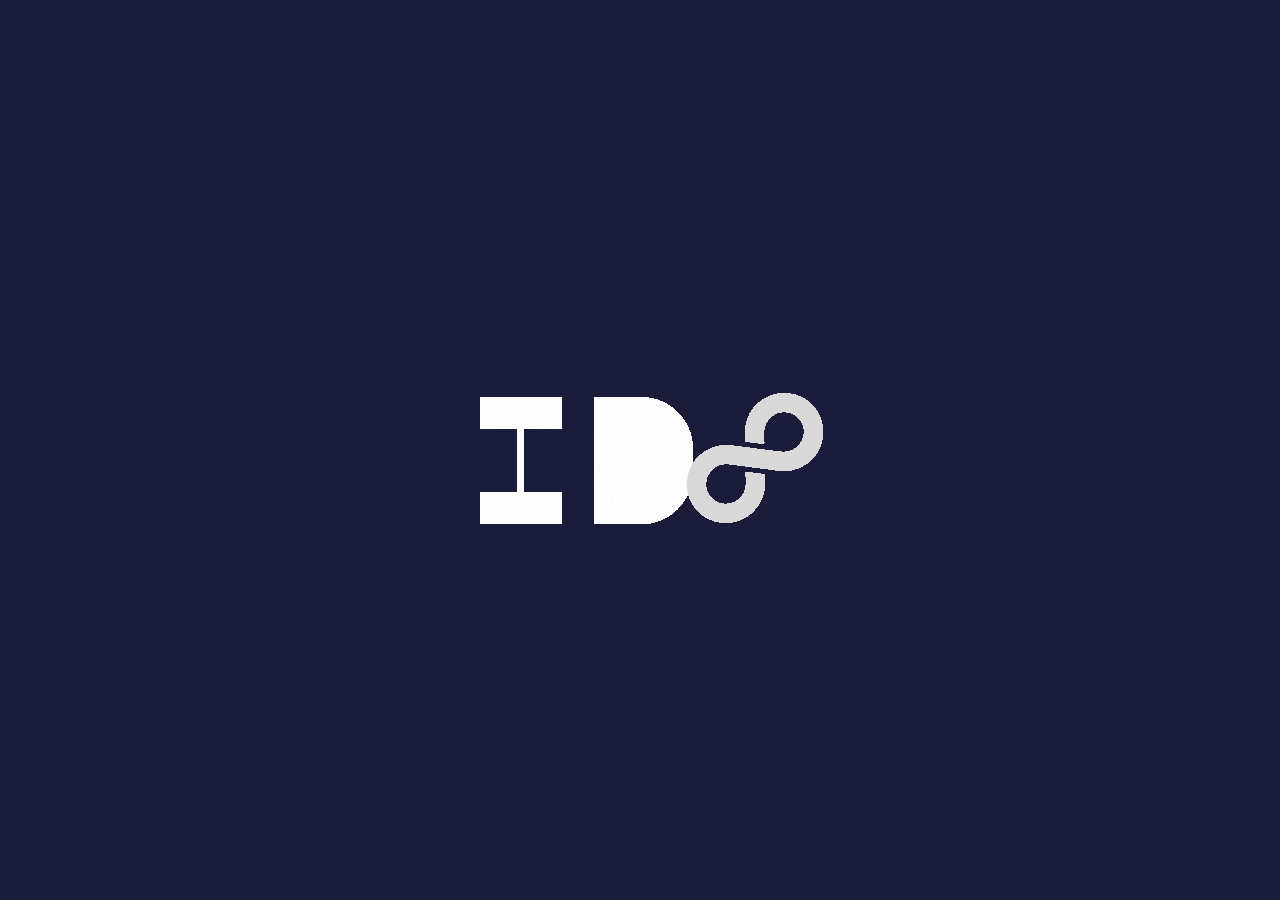
<file: index.html>
<!DOCTYPE html>
<html lang="en">
<head>
  <meta charset="UTF-8">
  <title>Index Page</title>
  <link rel="stylesheet" href="css/style.css">
</head>
<body id="grad">
  <div class="gif-screen" id="gifScreen">
    <img id="introGif" src="gif/Connect.gif" alt="Connect Animation">
  </div>
  
  <script>
    window.addEventListener('load', function() {
      setTimeout(function(){
         window.location.href = "home.html";
      }, 1000); 
    });
  </script>
</body>
</html>
</file>
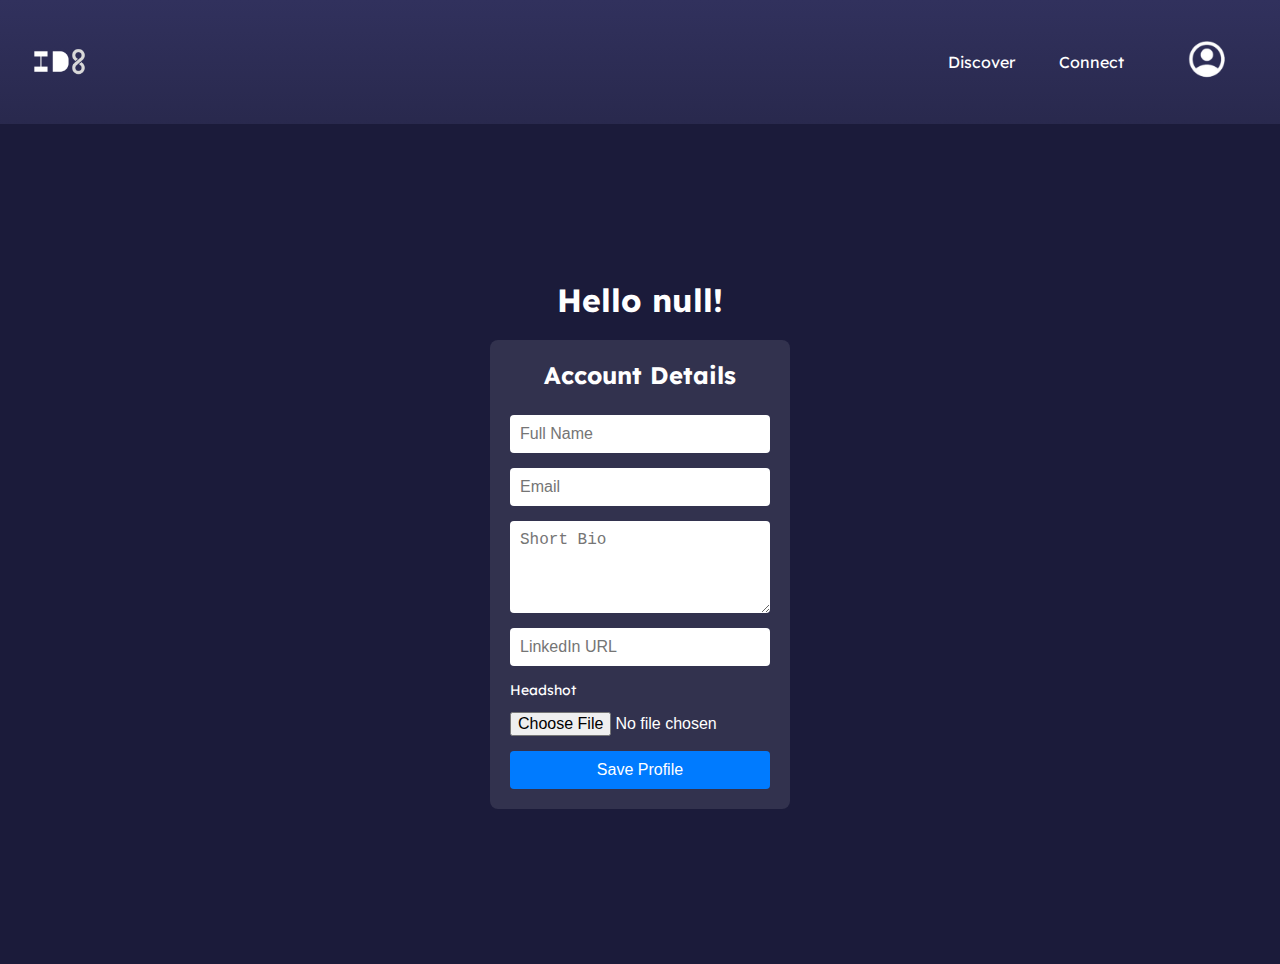
<file: account-details.html>
<!DOCTYPE html>
<html lang="en">
<head>
  <meta charset="UTF-8">
  <title>Account Details</title>
  <script src="js/script.js"></script>
  <link rel="preconnect" href="https://fonts.googleapis.com">
<link rel="preconnect" href="https://fonts.gstatic.com" crossorigin>
<link href="https://fonts.googleapis.com/css2?family=Lexend:wght@100..900&display=swap" rel="stylesheet">
  <link rel="stylesheet" href="css/style.css">
</head>
<body id="grad">
  <!-- nav bar -->
  <nav class="navbar">
    <a href="index.html"><img src="img/Connect.png" alt="Connect" class="logo"></a>
    <div class="nav-links">
      <a href="discover.html">Discover</a>
      <a href="connect.html">Connect</a>
      <a href="account-details.html"><img src="img/Profile.png" alt="Profile" class="logo"></a>
    </div>
  </nav>

  <!-- account details screen -->
  <div class="account-details-screen">
    <h1 id="welcome">Hello</h1>
    <form class="account-form">
      <h2>Account Details</h2>
      <input type="text" placeholder="Full Name" required>
      <input type="email" placeholder="Email" required>
      <textarea rows="4" placeholder="Short Bio"></textarea>
      <input type="url" placeholder="LinkedIn URL">
      <!-- Headshot label above the file input -->
      <div class="section-label">Headshot</div>
      <input type="file" accept="image/*">
      <button type="submit" onclick="submitDetails(event)">Save Profile</button>
    </form>
  </div>

  <script>
    function submitDetails(e) {
      e.preventDefault();
      window.location.href = "discover.html";
    }
  </script>
</body>
</html>
</file>
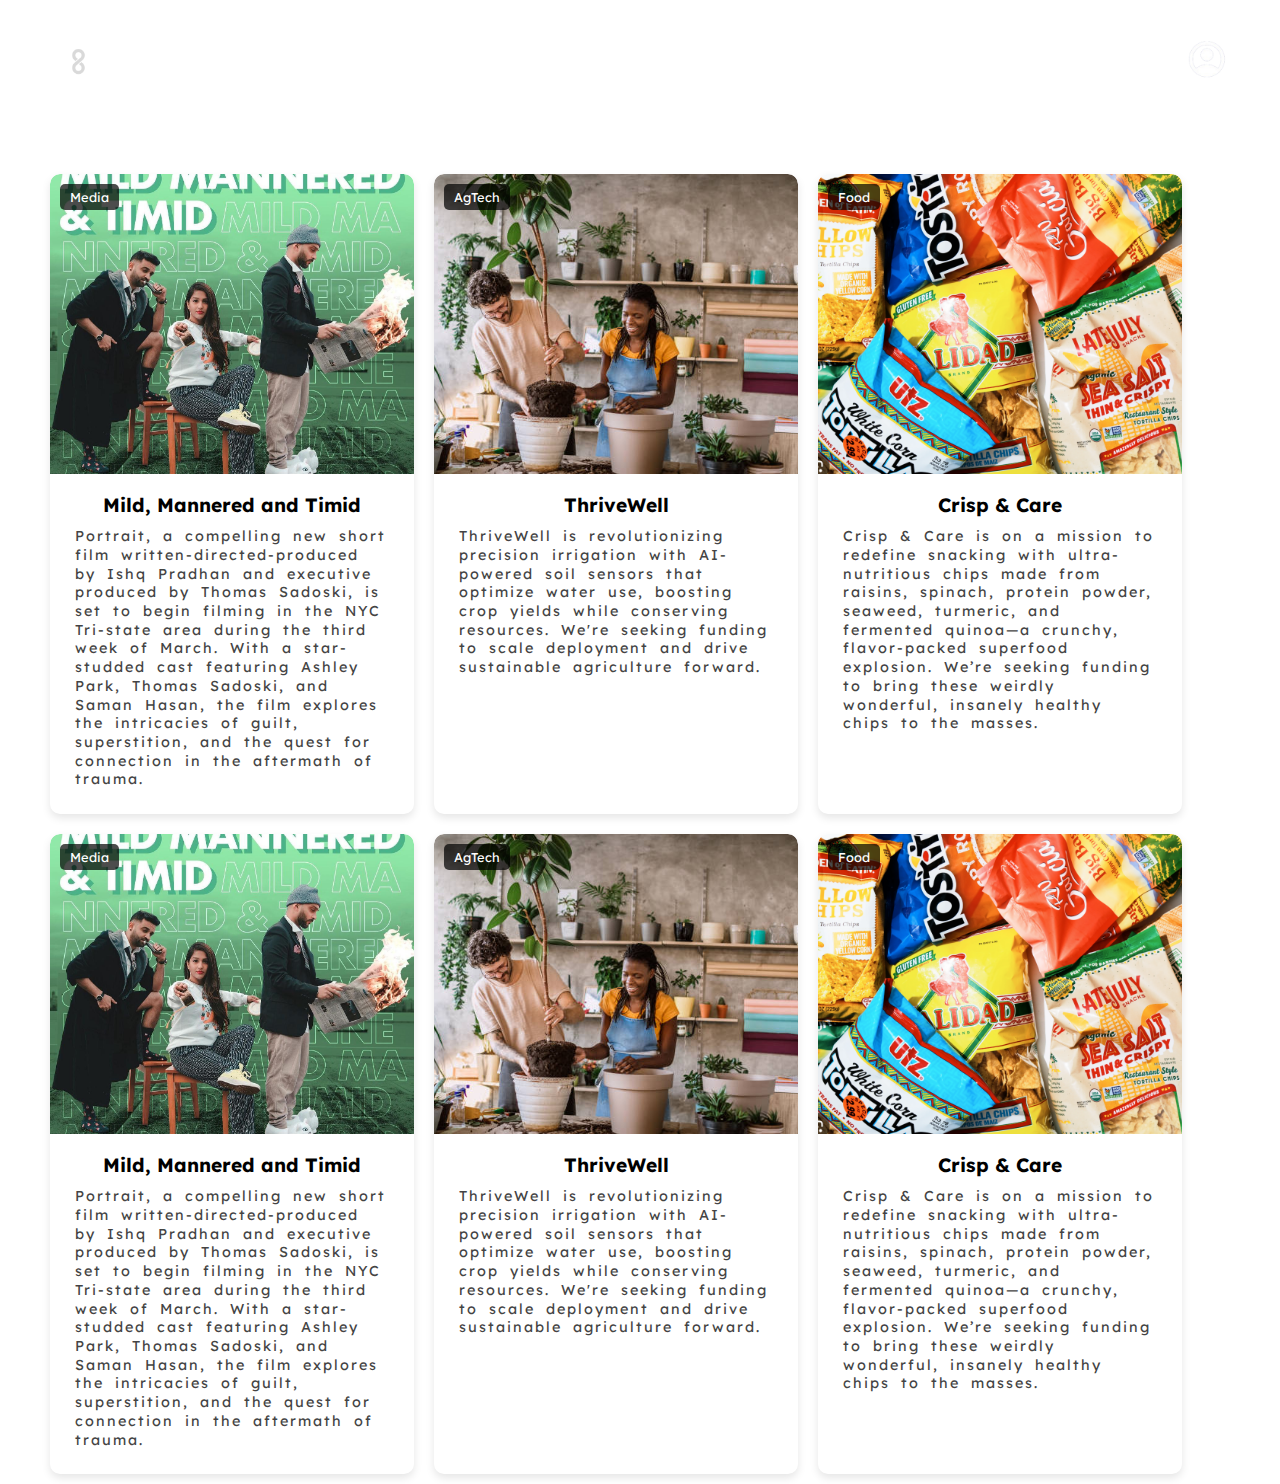
<file: business.html>
<!DOCTYPE html>
<html lang="en">
<head>
  <meta charset="UTF-8">
  <title>Business Page</title>
  <link rel="preconnect" href="https://fonts.googleapis.com">
<link rel="preconnect" href="https://fonts.gstatic.com" crossorigin>
<link href="https://fonts.googleapis.com/css2?family=Lexend:wght@100..900&display=swap" rel="stylesheet">
  <link rel="stylesheet" href="css/style.css">
</head>
<body>
  <!-- Navigation Bar -->
  <nav class="navbar">
    <a href="index.html"><img src="img/Connect.png" alt="Connect" class="logo"></a>
    <div class="nav-links">
      <a class = font href="business.html">Discover</a>
      <a href="connect.html">Connect</a>
      <a href="account.html"><img src="img/Profile.png" alt="Profile" class="logo"></a>
    </div>
  </nav>
  <div class="grid">
    <div onclick="window.location.href='mmt.html'" class="tile">
        <span class="industry">Media</span>
        <img src="img/podcast.jpg" alt="Picture of MMT">
        <div class="content">
            <div class="business-name">Mild, Mannered and Timid</div>
            <div class="mission">Portrait, a compelling new short film written-directed-produced by Ishq Pradhan and
              executive produced by Thomas Sadoski, is set to begin filming in the NYC Tri-state area
              during the third week of March. With a star-studded cast featuring Ashley Park, Thomas
              Sadoski, and Saman Hasan, the film explores the intricacies of guilt, superstition, and the
              quest for connection in the aftermath of trauma.</div>
        </div>
    </div>
    <div class="tile">
        <span class="industry">AgTech</span>
        <img src="img/vitalbloom.jpg" alt="People farming in pots">
        <div class="content">
            <div class="business-name">ThriveWell</div>
            <div class="mission">ThriveWell is revolutionizing precision irrigation with AI-powered soil sensors that optimize water use, boosting crop yields while conserving resources. We're seeking funding to scale deployment and drive sustainable agriculture forward.</div>
        </div>
    </div>
    <div class="tile">
        <span class="industry">Food</span>
        <img src="img/crispandcare.png" alt="Food Business">
        <div class="content">
            <div class="business-name">Crisp & Care</div>
            <div class="mission">Crisp & Care is on a mission to redefine snacking with ultra-nutritious chips made from raisins, spinach, protein powder, seaweed, turmeric, and fermented quinoa—a crunchy, flavor-packed superfood explosion. We’re seeking funding to bring these weirdly wonderful, insanely healthy chips to the masses.</div>
        </div>
    </div>
    <div class="tile">
      <span class="industry">Media</span>
      <img src="img/podcast.jpg" alt="Picture of MMT">
      <div class="content">
          <div class="business-name">Mild, Mannered and Timid</div>
          <div class="mission">Portrait, a compelling new short film written-directed-produced by Ishq Pradhan and
            executive produced by Thomas Sadoski, is set to begin filming in the NYC Tri-state area
            during the third week of March. With a star-studded cast featuring Ashley Park, Thomas
            Sadoski, and Saman Hasan, the film explores the intricacies of guilt, superstition, and the
            quest for connection in the aftermath of trauma.</div>
      </div>
  </div>
  <div class="tile">
      <span class="industry">AgTech</span>
      <img src="img/vitalbloom.jpg" alt="People farming in pots">
      <div class="content">
          <div class="business-name">ThriveWell</div>
          <div class="mission">ThriveWell is revolutionizing precision irrigation with AI-powered soil sensors that optimize water use, boosting crop yields while conserving resources. We're seeking funding to scale deployment and drive sustainable agriculture forward.</div>
      </div>
  </div>
  <div class="tile">
      <span class="industry">Food</span>
      <img src="img/crispandcare.png" alt="Food Business">
      <div class="content">
          <div class="business-name">Crisp & Care</div>
          <div class="mission">Crisp & Care is on a mission to redefine snacking with ultra-nutritious chips made from raisins, spinach, protein powder, seaweed, turmeric, and fermented quinoa—a crunchy, flavor-packed superfood explosion. We’re seeking funding to bring these weirdly wonderful, insanely healthy chips to the masses.</div>
      </div>
  </div>
</div>
</body>
</html>
</file>
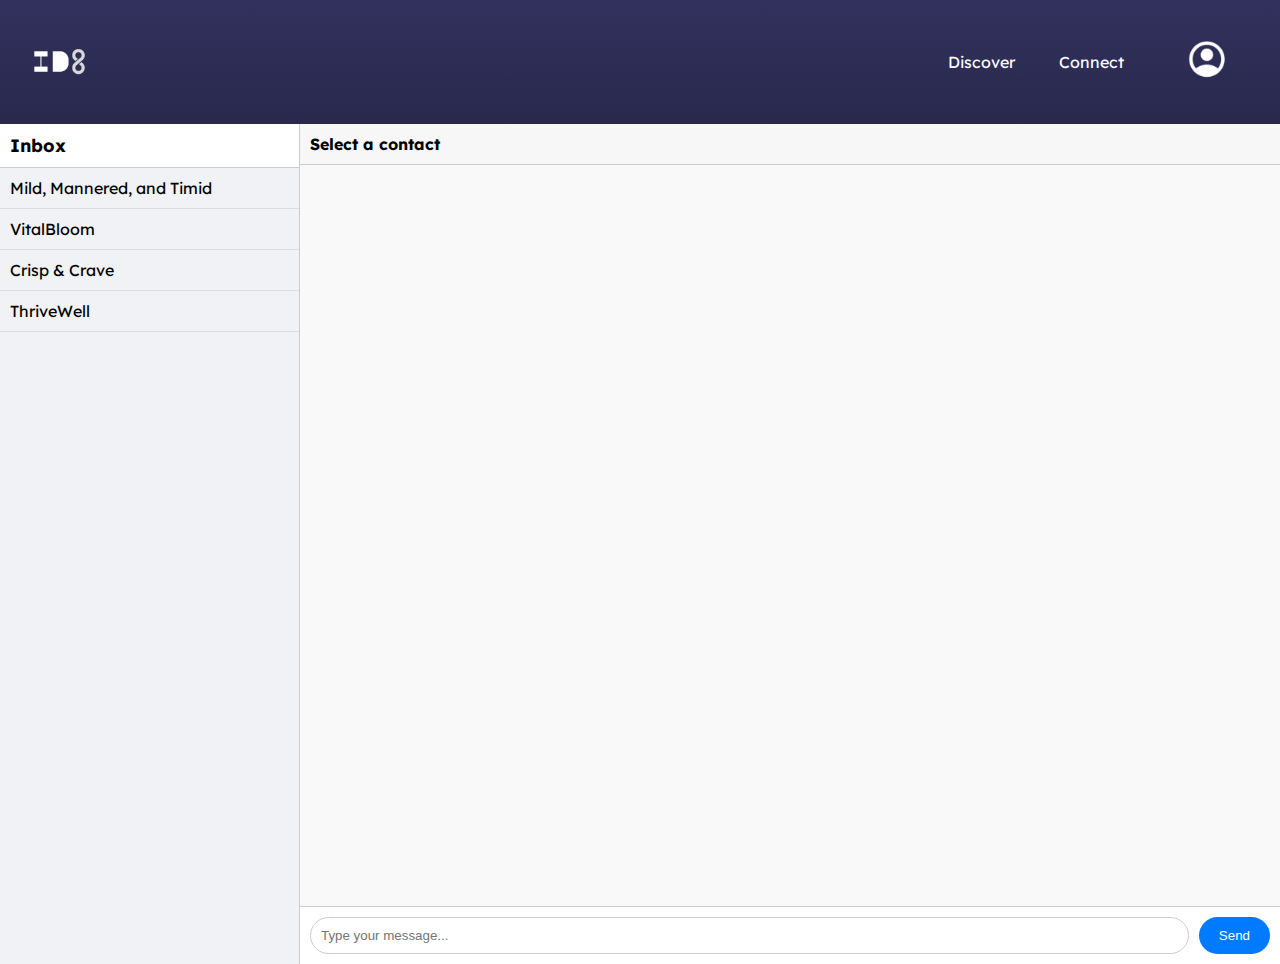
<file: connect.html>
<!DOCTYPE html>
<html lang="en">
<head>
  <meta charset="UTF-8">
  <title>Connect Page</title>
  <link rel="preconnect" href="https://fonts.googleapis.com">
<link rel="preconnect" href="https://fonts.gstatic.com" crossorigin>
<link href="https://fonts.googleapis.com/css2?family=Lexend:wght@100..900&display=swap" rel="stylesheet">
  <link rel="stylesheet" href="css/style.css">
</head>
<body id="grad">
  <!-- nav bar -->
  <nav class="navbar">
    <a href="index.html"><img src="img/Connect.png" alt="Connect" class="logo"></a>
    <div class="nav-links">
      <a href="discover.html">Discover</a>
      <a href="connect.html">Connect</a>
      <a href="account-details.html"><img src="img/Profile.png" alt="Profile" class="logo"></a>
    </div>
  </nav>

<div class="messaging-container">
  <div class="contacts-list">
    <h3>Inbox</h3>
    <div class="contact-item">Mild, Mannered, and Timid</div>
      <div class="contact-item">VitalBloom</div>
      <div class="contact-item">Crisp & Crave</div>
      <div class="contact-item">ThriveWell</div>
  </div>

  <div class="conversation-area">
    <div class="conversation-header">
      Select a contact
    </div>
    <div class="messages">
    </div>
    <div class="message-input-container">
      <input type="text" class="message-input" placeholder="Type your message...">
      <button class="send-button">Send</button>
    </div>
  </div>
</div>

<script>
  document.querySelectorAll('.contact-item').forEach(contact => {
    contact.addEventListener('click', function() {
      const contactName = this.textContent.trim();
      document.querySelector('.conversation-header').textContent = contactName;
      const messagesContainer = document.querySelector('.messages');
      messagesContainer.innerHTML = "";

      if (contactName === "VitalBloom") {
        const msg1 = document.createElement('div');
        msg1.className = 'message received';
        msg1.textContent = "Hey Lily, I'm John Doe! I came across VitalBloom and love what you're doing in the wellness space. Your approach to holistic health seems really innovative. I'd love to learn more about your journey and where you see the company headed. Let me know if you'd be open to a quick chat!";
        messagesContainer.appendChild(msg1);

        const msg2 = document.createElement('div');
        msg2.className = 'message sent';
        msg2.textContent = "Hey John Doe, thanks for reaching out! I’d be happy to connect and share more about VitalBloom. We’ve been growing steadily, focusing on healthy drinks, and expanding our reach in the younger demographic. Would love to hear more about your interest in the wellness space and how you approach investments. Let’s set up a time to chat—are you free for a quick call this week?";
        messagesContainer.appendChild(msg2);
      } else if (contactName === "Crisp & Crave") {
        const msg1 = document.createElement('div');
        msg1.className = 'message received';
        msg1.textContent = "Hey Bobby! I came across Crisp & Crave and was really impressed by what you're building in the snack industry. The market for healthier, innovative chips is booming, and your brand seems to be hitting the sweet spot between taste and nutrition. I’d love to learn more about your journey, what sets Crisp & Crave apart, and where you see the brand headed. If you're open to it, I'd love to set up a quick call to chat! Let me know what works for you. Looking forward to connecting!";
        messagesContainer.appendChild(msg1);
      } else if (contactName === "ThriveWell") {
        const msg1 = document.createElement('div');
        msg1.className = 'message received';
        msg1.textContent = "Hey Sam, I came across ThriveWell and love what you're doing in the gardening and wellness space. With the growing interest in sustainable living and home gardening, your brand seems to be tapping into an exciting and rapidly expanding market. I’d love to hear more about your journey, how ThriveWell is differentiating itself, and what’s next for the company. If you’re open to it, I’d love to set up a quick call to learn more. Let me know what works for you!";

        messagesContainer.appendChild(msg1);
      } else {
          const defaultMsg = document.createElement('div');
          defaultMsg.className = 'message received';
          defaultMsg.textContent = "No conversation available yet.";
          messagesContainer.appendChild(defaultMsg);
        }
    });
  });
</script>
</body>
</html>
</file>
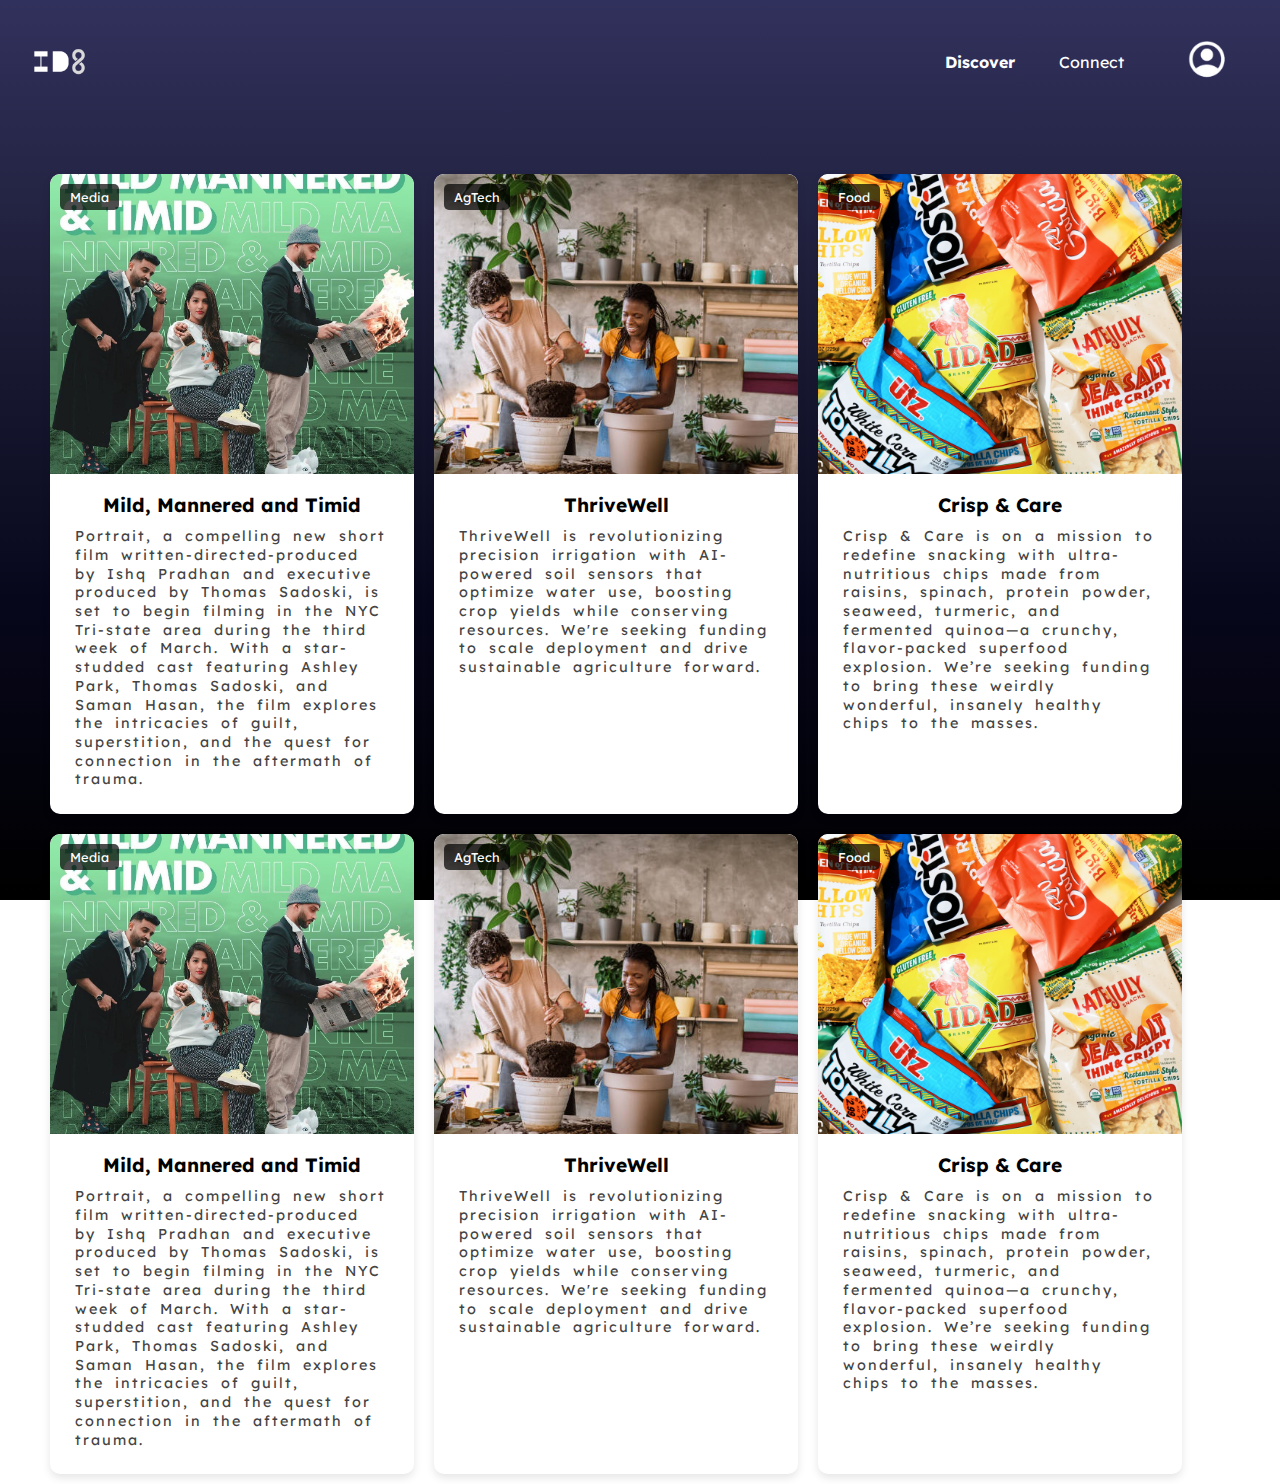
<file: discover.html>
<!DOCTYPE html>
<html lang="en">
<head>
  <meta charset="UTF-8">
  <title>Discover Page</title>
  <link rel="preconnect" href="https://fonts.googleapis.com">
<link rel="preconnect" href="https://fonts.gstatic.com" crossorigin>
<link href="https://fonts.googleapis.com/css2?family=Lexend:wght@100..900&display=swap" rel="stylesheet">
  <link rel="stylesheet" href="css/style.css">
</head>
<body id="grad">
  <!-- nav bar -->
  <nav class="navbar">
    <a href="index.html"><img src="img/Connect.png" alt="Connect" class="logo"></a>
    <div class="nav-links">
      <a class = font href="discover.html">Discover</a>
      <a href="connect.html">Connect</a>
      <a href="account-details.html"><img src="img/Profile.png" alt="Profile" class="logo"></a>
    </div>
  </nav>
  <div class="grid">
    <div onclick="window.location.href='mmt.html'" class="tile">
        <span class="industry">Media</span>
        <img src="img/podcast.jpg" alt="Picture of MMT">
        <div class="content">
            <div class="business-name">Mild, Mannered and Timid</div>
            <div class="mission">Portrait, a compelling new short film written-directed-produced by Ishq Pradhan and
              executive produced by Thomas Sadoski, is set to begin filming in the NYC Tri-state area
              during the third week of March. With a star-studded cast featuring Ashley Park, Thomas
              Sadoski, and Saman Hasan, the film explores the intricacies of guilt, superstition, and the
              quest for connection in the aftermath of trauma.</div>
        </div>
    </div>
    <div class="tile">
        <span class="industry">AgTech</span>
        <img src="img/vitalbloom.jpg" alt="People farming in pots">
        <div class="content">
            <div class="business-name">ThriveWell</div>
            <div class="mission">ThriveWell is revolutionizing precision irrigation with AI-powered soil sensors that optimize water use, boosting crop yields while conserving resources. We're seeking funding to scale deployment and drive sustainable agriculture forward.</div>
        </div>
    </div>
    <div class="tile">
        <span class="industry">Food</span>
        <img src="img/crispandcare.png" alt="Food Business">
        <div class="content">
            <div class="business-name">Crisp & Care</div>
            <div class="mission">Crisp & Care is on a mission to redefine snacking with ultra-nutritious chips made from raisins, spinach, protein powder, seaweed, turmeric, and fermented quinoa—a crunchy, flavor-packed superfood explosion. We’re seeking funding to bring these weirdly wonderful, insanely healthy chips to the masses.</div>
        </div>
    </div>
    <div class="tile">
      <span class="industry">Media</span>
      <img src="img/podcast.jpg" alt="Picture of MMT">
      <div class="content">
          <div class="business-name">Mild, Mannered and Timid</div>
          <div class="mission">Portrait, a compelling new short film written-directed-produced by Ishq Pradhan and
            executive produced by Thomas Sadoski, is set to begin filming in the NYC Tri-state area
            during the third week of March. With a star-studded cast featuring Ashley Park, Thomas
            Sadoski, and Saman Hasan, the film explores the intricacies of guilt, superstition, and the
            quest for connection in the aftermath of trauma.</div>
      </div>
  </div>
  <div class="tile">
      <span class="industry">AgTech</span>
      <img src="img/vitalbloom.jpg" alt="People farming in pots">
      <div class="content">
          <div class="business-name">ThriveWell</div>
          <div class="mission">ThriveWell is revolutionizing precision irrigation with AI-powered soil sensors that optimize water use, boosting crop yields while conserving resources. We're seeking funding to scale deployment and drive sustainable agriculture forward.</div>
      </div>
  </div>
  <div class="tile">
      <span class="industry">Food</span>
      <img src="img/crispandcare.png" alt="Food Business">
      <div class="content">
          <div class="business-name">Crisp & Care</div>
          <div class="mission">Crisp & Care is on a mission to redefine snacking with ultra-nutritious chips made from raisins, spinach, protein powder, seaweed, turmeric, and fermented quinoa—a crunchy, flavor-packed superfood explosion. We’re seeking funding to bring these weirdly wonderful, insanely healthy chips to the masses.</div>
      </div>
  </div>
</div>
</body>
</html>
</file>
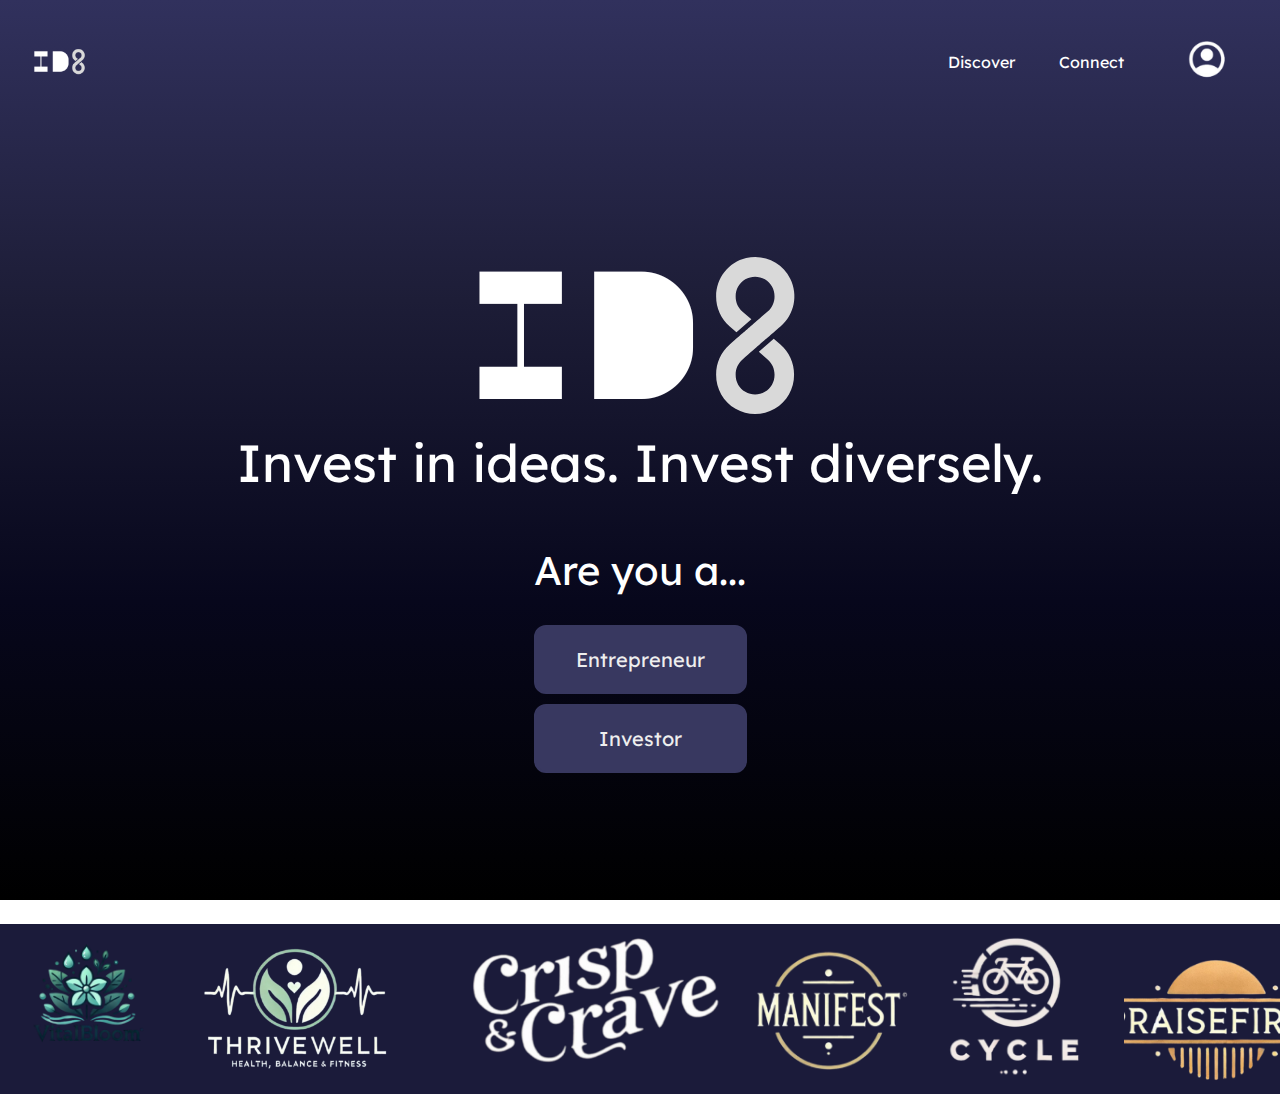
<file: home.html>
<!DOCTYPE html>
<html lang="en">
<head>
  <meta charset="UTF-8">
  <title>Home Page</title>
  <link rel="preconnect" href="https://fonts.googleapis.com">
<link rel="preconnect" href="https://fonts.gstatic.com" crossorigin>
<link href="https://fonts.googleapis.com/css2?family=Lexend:wght@100..900&display=swap" rel="stylesheet">
  <link rel="stylesheet" href="css/style.css">
</head>
<body id="grad">
  <!-- nav bar-->
  <nav class="navbar">
    <a href="index.html"><img src="img/Connect.png" alt="Connect" class="logo"></a>
    <div class="nav-links">
      <a href="discover.html">Discover</a>
      <a href="connect.html">Connect</a>
      <a href="account-details.html"><img src="img/Profile.png" alt="Profile" class="logo"></a>
    </div>
  </nav>

  <!-- first screen content -->
  <div class="first-screen">
    <div class="logo-section">
      <img src="img/Connect.png" alt="ID8 Logo" id="website-logo">
    </div>

    <div class="slogan">Invest in ideas. Invest diversely.</div>
    <div class="question">Are you a...</div>
    <div class="button-container">
        <button onclick="window.location.href='entrepreneur.html'">Entrepreneur</button>
        <button onclick="window.location.href='account.html'">Investor</button>
    </div>
  </div>

  <div class="photo-gallery">
    <img src="img/image.png" alt="Photo 1">
    <img src="img/image (1).png" alt="Photo 2">
    <img src="img/image (2).png" alt="Photo 3">
    <img src="img/image (3).png" alt="Photo 4">
    <img src="img/image (4).png" alt="Photo 5">
    <img src="img/image (5).png" alt="Photo 6">
    <img src="img/image (6).png" alt="Photo 7">
  </div>
  
</body>
</html>
</file>
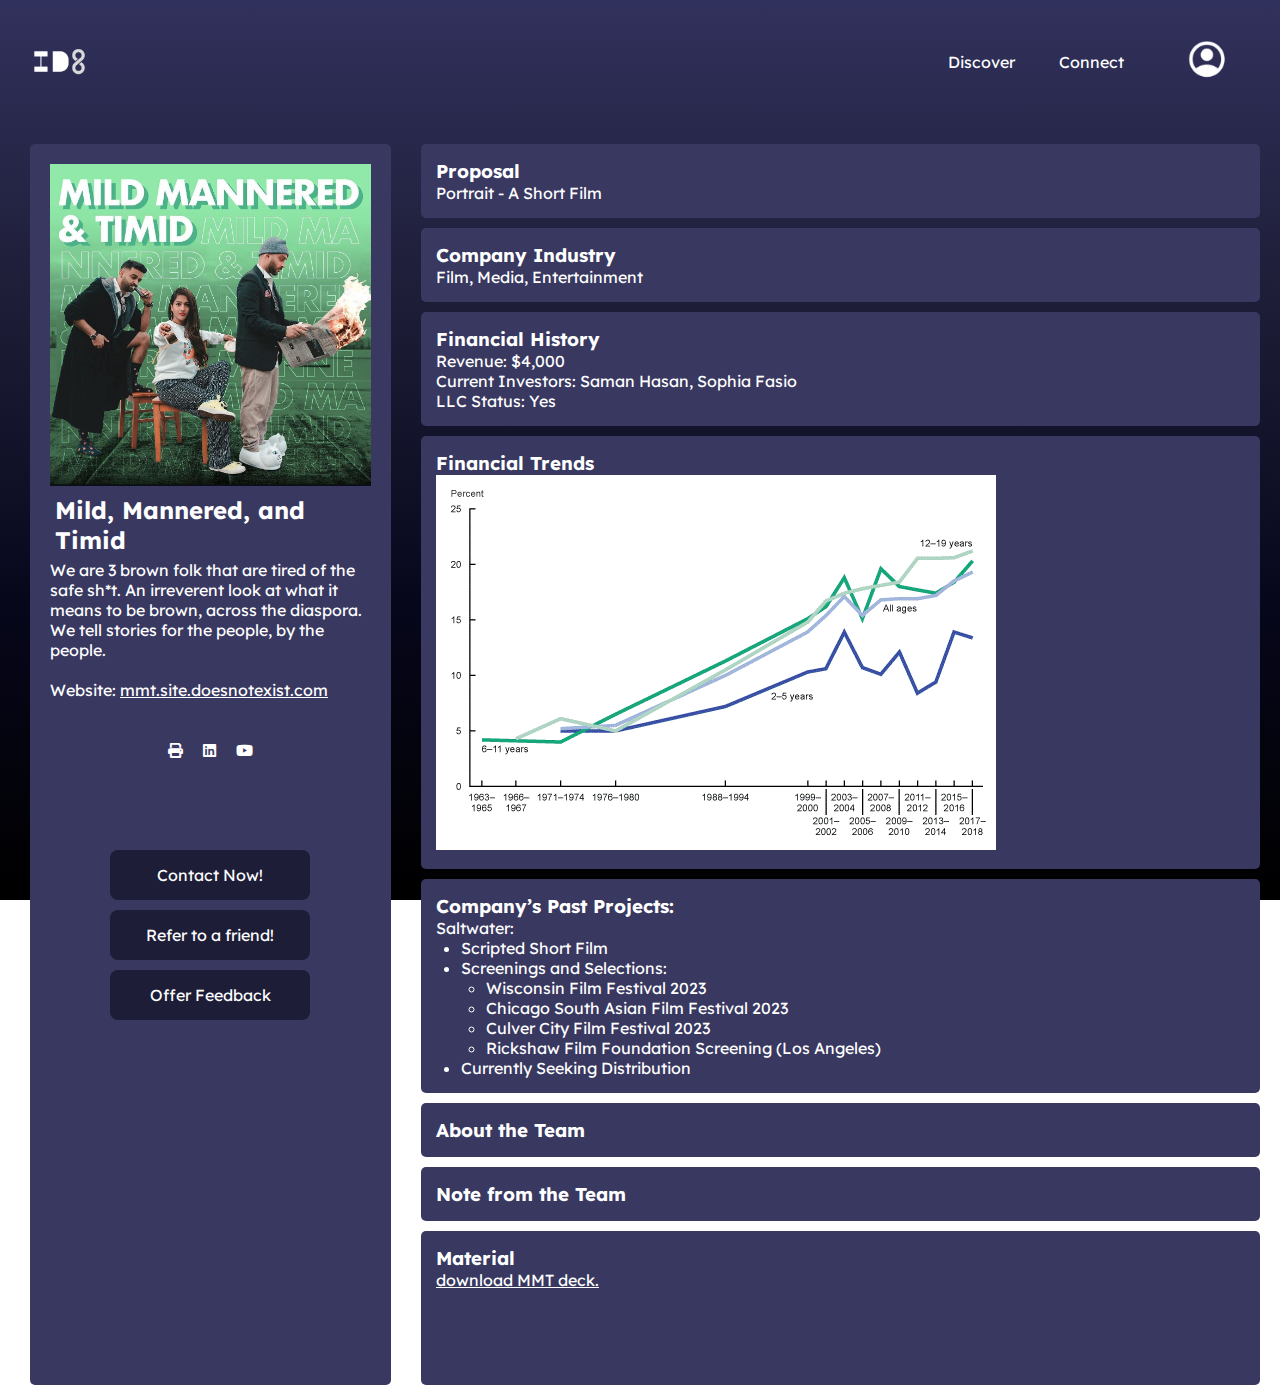
<file: mmt.html>
<!DOCTYPE html>
<html lang="en">
<head>
  <meta charset="UTF-8">
  <title>MMT Page</title>
  <link rel="preconnect" href="https://fonts.googleapis.com">
<link rel="preconnect" href="https://fonts.gstatic.com" crossorigin>
<link href="https://fonts.googleapis.com/css2?family=Lexend:wght@100..900&display=swap" rel="stylesheet">
<link rel="stylesheet" href="https://cdnjs.cloudflare.com/ajax/libs/font-awesome/6.0.0-beta3/css/all.min.css">
  <link rel="stylesheet" href="css/style.css">
</head>
<body id="grad">
    <!-- nav bar -->
  <nav class="navbar">
    <a href="index.html"><img src="img/Connect.png" alt="Connect" class="logo"></a>
    <div class="nav-links">
      <a href="discover.html">Discover</a>
      <a href="connect.html">Connect</a>
      <a href="account-details.html"><img src="img/Profile.png" alt="Profile" class="logo"></a>
    </div>
  </nav>

    <main>
        <aside class="profile">
            <div class="logo">
                <img src="img/podcast.jpg">
            </div>
            <h2>Mild, Mannered, and Timid</h2>
            <p class="bio">We are 3 brown folk that are tired of the safe sh*t. An irreverent look at what it means to be brown, across the diaspora. We tell stories for the people, by the people.</p>
            <p class="website">Website: <a href="#">mmt.site.doesnotexist.com</a></p>
            <div class="social-icons">
                <ul class="social-icons">
                    <li><a href="img/resume 2024-10(4).pdf" target="_blank"><i class="fa-solid fa-print"></i></a></li>
                    <li><a href="https://www.linkedin.com/" target="_blank"><i class="fab fa-linkedin"></i></a></li>
                    <li><a href="https://www.youtube.com/@mildmanneredtimid" target="_blank"><i class="fab fa-youtube"></i></a></li>
                </ul>
            </div>
            <div class="action-buttons">
                <a href="connect.html" class="stacked-button">Contact Now!</a>
                <a href="connect.html" class="stacked-button">Refer to a friend!</a>
                <a href="connect.html" class="stacked-button">Offer Feedback</a>
            </div>    
        </aside>
        <section class="details">
            
            <div class="card">
                <h3>Proposal</h3>
                <p>Portrait - A Short Film</p>
            </div>
            <div class="card">
                <h3>Company Industry</h3>
                <p>Film, Media, Entertainment</p>
            </div>
            <div class="card">
                <h3>Financial History</h3>
                <p>Revenue: $4,000 <br>
                    Current Investors: Saman Hasan, Sophia Fasio <br>
                    LLC Status: Yes
                </p>
            </div>
            <div class="card">
                <h3>Financial Trends</h3>
                <img src="img/Girl-scout-graph.gif">
            </div>
            <div class="card">
                <h3>Company’s Past Projects:</h3>
                <p>Saltwater:</p>
                <ul>
                    <li>Scripted Short Film</li>
                    <li>Screenings and Selections:
                        <ul>
                            <li>Wisconsin Film Festival 2023</li>
                            <li>Chicago South Asian Film Festival 2023</li>
                            <li>Culver City Film Festival 2023</li>
                            <li>Rickshaw Film Foundation Screening (Los Angeles)</li>
                        </ul>
                    </li>
                    <li>Currently Seeking Distribution</li>
                </ul>
            </div>
            <div class="card">
                <h3>About the Team</h3>
            </div>
            <div class="card">
                <h3>Note from the Team</h3>
            </div>
            <div class="card">
                <h3>Material</h3>
                <div class="press-kit">
                    <a href="img/MMT Deck 2024.pdf" download>download MMT deck.</a>
                </div>
            </div>
        </section>
    </main>
</div>
</body>
</html>
</file>
<file: css/style.css>
/* Global Styles */
* {
    box-sizing: border-box;
    margin: 0;
    padding: 0;
  }

#grad {
  position: absolute;
  width: 100%;
  height: 100%;
  min-height: 100vh;
  background-image: linear-gradient(to bottom, #31315D, #1d1d37, #07071c, #000000);
  background-size: 100% 100vh; 
  background-attachment: fixed; 
}
  
  body,
  html {
    width: 100%;
    font-family: "Lexend";
    height: 100%;
    margin: 0;
  }

  .font {
    font-family: "Lexend", serif;
    font-optical-sizing: auto;
    font-weight: normal;
    font-style: normal;
  }
  

  .font {
    font-family: "Lexend", serif;
    font-optical-sizing: auto;
    font-weight: bold;
    font-style: normal;
  }

  .navbar {
    display: flex;
    justify-content: space-between;
    align-items: center;
    padding: 10px 20px;
  }
  
  .navbar .logo {
    width: 80px;
    height: auto;
  }
  
  .nav-links {
    display: flex;
    align-items: center;
    gap: 20px;
  }
  
  .nav-links a {
    color: #fff;
    text-decoration: none;
    font-size: 16px;
    padding: 8px 12px;
    border-radius: 4px;
    transition: background-color 0.2s, color 0.2s;
  }
  
  .nav-links a:hover {
    text-decoration: underline;
  }
  
  .gif-screen {
    display: flex;
    align-items: center;
    justify-content: center;
    height: 100vh;
    width: 100vw;
    background-color: #1B1B3A;
  }
  
  .gif-screen img {
    max-width: 100%;
    height: auto;
  }
  
  .first-screen {
    display: flex;
    flex-direction: column;
    align-items: center;
    justify-content: center;
    height: calc(100vh - 100px);
    position: relative;
  }
  
  .first-screen .slogan {
    font-size: 52px;
    margin-top: -150px;
    color: #fff;
  }

  .first-screen .question {
    font-size: 40px;
    margin-bottom: 30px;
    margin-top: 50px;
    color: #fff;
  }
  
  
  .button-container {
    display: flex;
    flex-direction: column;
    gap: 10px;
    margin-bottom: 200px;
  }

  #website-title {
    font-size: 40px;
    color: white;
    padding-bottom: 15px;
  }

  .first-screen button {
    padding: 20px 40px;
    font-size: 20px;
    font-family: "Lexend";
    cursor: pointer;
    border: 2px solid #383860;
    background-color: #383860;
    color: #eee;
    transition: background-color 0.2s;
    min-width: 200px;
    border-radius: 12px;
  }
  
  .first-screen button:hover {
    background-color: #ccc;
  }
  
  .connect-logo {
    position: absolute;
    top: 70px;
    left: 10px;
    width: 80px;
    height: auto;
  }
  
  .second-screen {
    display: flex;
    flex-direction: column;
    align-items: center;
    justify-content: center;
    height: calc(100vh - 60px);
    background-color: #1B1B3A;
    position: relative;
  }
  
  .form-container {
    display: flex;
    flex-direction: column;
    gap: 15px;
    width: 300px;
    text-align: center;
  }
  
  .form-container input {
    padding: 10px;
    font-size: 16px;
    border: none;
    outline: none;
    border-radius: 4px;
  }
  
  .form-container button {
    padding: 10px;
    font-size: 16px;
    border: none;
    outline: none;
    border-radius: 4px;
    cursor: pointer;
    background-color: #007bff;
    color: #fff;
    transition: background-color 0.2s;
  }
  
  .form-container button:hover {
    background-color: #0056b3;
  }
  .account-details-screen {
    display: flex;
    flex-direction: column;
    align-items: center;
    justify-content: center;
    height: calc(100vh - 60px);
    background-color: #1B1B3A;
  }
  .account-form {
    display: flex;
    flex-direction: column;
    gap: 15px;
    width: 300px;
    background: rgba(255, 255, 255, 0.1);
    padding: 20px;
    border-radius: 8px;
    color: #fff;
  }
  .account-form input[type="text"],
  .account-form input[type="email"],
  .account-form input[type="url"],
  .account-form textarea {
    padding: 10px;
    font-size: 16px;
    border: none;
    border-radius: 4px;
    width: 100%;
  }
  .account-form input[type="file"] {
    font-size: 16px;
    color: #fff;
  }
  .account-form button {
    padding: 10px;
    font-size: 16px;
    border: none;
    border-radius: 4px;
    cursor: pointer;
    background-color: #007bff;
    color: #fff;
    transition: background-color 0.2s;
  }
  .account-form button:hover {
    background-color: #0056b3;
  }
  .account-form h2 {
    text-align: center;
    margin-bottom: 10px;
  }
  .section-label {
    font-size: 14px;
    margin-bottom: -2px;
  }

  .figma-container {
    display: flex;
    justify-content: center;
    align-items: center;
    height: calc(100vh - 60px);
    background-color: #1B1B3A;
    padding: 10px;
  }
  .figma-embed {
    width: 100%;
    height: 100%;
    border: none;
    border-radius: 8px;
  }

  .messaging-container {
    display: flex;
    height: calc(100vh - 60px); 
  }
  
  .contacts-list {
    width: 300px;
    background-color: #f0f2f5;
    border-right: 1px solid #ccc;
    overflow-y: auto;
  }
  .contacts-list h3 {
    padding: 10px;
    border-bottom: 1px solid #ccc;
    background-color: #fff;
    margin: 0;
    font-size: 18px;
  }
  .contact-item {
    padding: 10px;
    border-bottom: 1px solid #ddd;
    cursor: pointer;
    transition: background-color 0.2s;
  }
  .contact-item:hover {
    background-color: #e0e0e0;
  }
  /* Conversation Area Column */
  .conversation-area {
    flex: 1;
    display: flex;
    flex-direction: column;
    background-color: #fff;
  }
  .conversation-header {
    padding: 10px;
    border-bottom: 1px solid #ccc;
    background-color: #f7f7f7;
    font-weight: bold;
  }
  .messages {
    flex: 1;
    padding: 10px;
    overflow-y: auto;
    background-color: #f9f9f9;
  }
  .message {
    margin-bottom: 10px;
    max-width: 70%;
    padding: 8px 12px;
    border-radius: 16px;
    background-color: #e0e0e0;
    word-wrap: break-word;
  }
  .message.sent {
    align-self: flex-end;
    background-color: #e0e0e0;
    color: #000;
  }
  .message.received {
    align-self: flex-start;
    background-color: #1B1B3A;
    color: #fff;
  }
  /* Message Input Area */
  .message-input-container {
    padding: 10px;
    border-top: 1px solid #ccc;
    display: flex;
    gap: 10px;
    background-color: #fff;
  }
  .message-input {
    flex: 1;
    padding: 10px;
    border: 1px solid #ccc;
    border-radius: 20px;
  }
  .send-button {
    padding: 10px 20px;
    border: none;
    background-color: #007bff;
    color: #fff;
    border-radius: 20px;
    cursor: pointer;
    transition: background-color 0.2s;
  }
  .send-button:hover {
    background-color: #0056b3;
  }
  
.grid {
  display: grid;
  gap: 20px;
  width: 90%;
  padding: 10px;
  margin: 40px;
  grid-template-columns: repeat(3, 1fr);
}
.tile {
  position: relative;
  overflow: hidden;
  height: 100%;
  background: white;
  border-radius: 10px;
  box-shadow: 0 4px 8px rgba(0,0,0,0.1);
  transition: transform 0.3s, filter 0.3s;
}
.tile:hover {
  transform: translateY(-5px);
  filter: grayscale(100%);
}
.tile img {
  width: 100%;
  height: 300px;
  object-fit: cover;
  border-top-left-radius: 10px;
  border-top-right-radius: 10px;
}
.industry {
  position: absolute;
  top: 10px;
  left: 10px;
  background: rgba(0, 0, 0, 0.7);
  color: white;
  padding: 5px 10px;
  font-size: 0.8em;
  border-radius: 5px;
}
.content {
  padding: 15px;
  text-align: center;
}
.business-name {
  font-size: 1.2em;
  font-weight: bold;
  margin-bottom: 5px;
}
.mission {
  font-size: 0.9em;
  color: #444;
  margin: 10px;
  word-spacing: 5px;
  letter-spacing: 2px;
  line-height: 1.3;
  text-align: left;
}
.container {
  width: 80%;
  margin: auto;
  padding: 20px;
}
header {
  display: flex;
  justify-content: space-between;
  align-items: center;
}
.connect {
  color: white;
  border: none;
  padding: 10px 20px;
  cursor: pointer;
  border-radius: 5px;
}
main {
  display: flex;
  gap: 20px;
  margin-top: 20px;
  margin: 20px;
}

.profile {
  width: 30%;
  background: #383860;
  padding: 20px;
  border-radius: 5px;
  margin: 10px;
  margin-top: 0px;
  font-family: "Lexend";
  color: white;
}

.profile img{
  width: 100%;
}

.website {
  padding-top: 20px;
}

.profile h2{
  padding: 5px;
}
.details {
  width: 70%;
  color: white;
  font-family: "Lexend";
}

.details ul {
  padding-left: 25px;
}
.card {
  background: #383860;
  padding: 15px;
  margin-bottom: 10px;
  border-radius: 5px;
}


a {
  color: white;
}
.press-kit {
  height: 100px;
  display: flex;
  color: white;
  border-radius: 5px;
}   

.social-icons {
  padding-top: 20px;
  list-style: none;
  padding-bottom: 40px;
  display: flex;
  justify-content: center;
  align-items: center;
  gap: 20px;
}
.social-icons li {
  display: inline;
}

.social-icons a {
  color: white;
  text-decoration: none;
  font-size: 15px;
}

.stacked-button {
  display: block;
  width: 200px;
  padding: 15px;
  margin: 10px auto;
  text-align: center;
  background-color: #1d1d37;
  color: white;
  text-decoration: none;
  border-radius: 8px;
  font-size: 16px;
}

.stacked-button:hover {
  background-color: #07071c;
}

.photo-gallery {
    display: flex;
    flex-wrap: nowrap;       
    gap: 10px;               
    overflow-x: auto;        
    padding: 10px;           
    background-color: #1B1B3A;  
  }
  
  .photo-gallery img {
    height: auto;           
    max-height: 150px;       
  }
  
  #welcome {
    color: white;
    padding-bottom: 10px;
    margin-bottom: 10px;
  }
</file>
